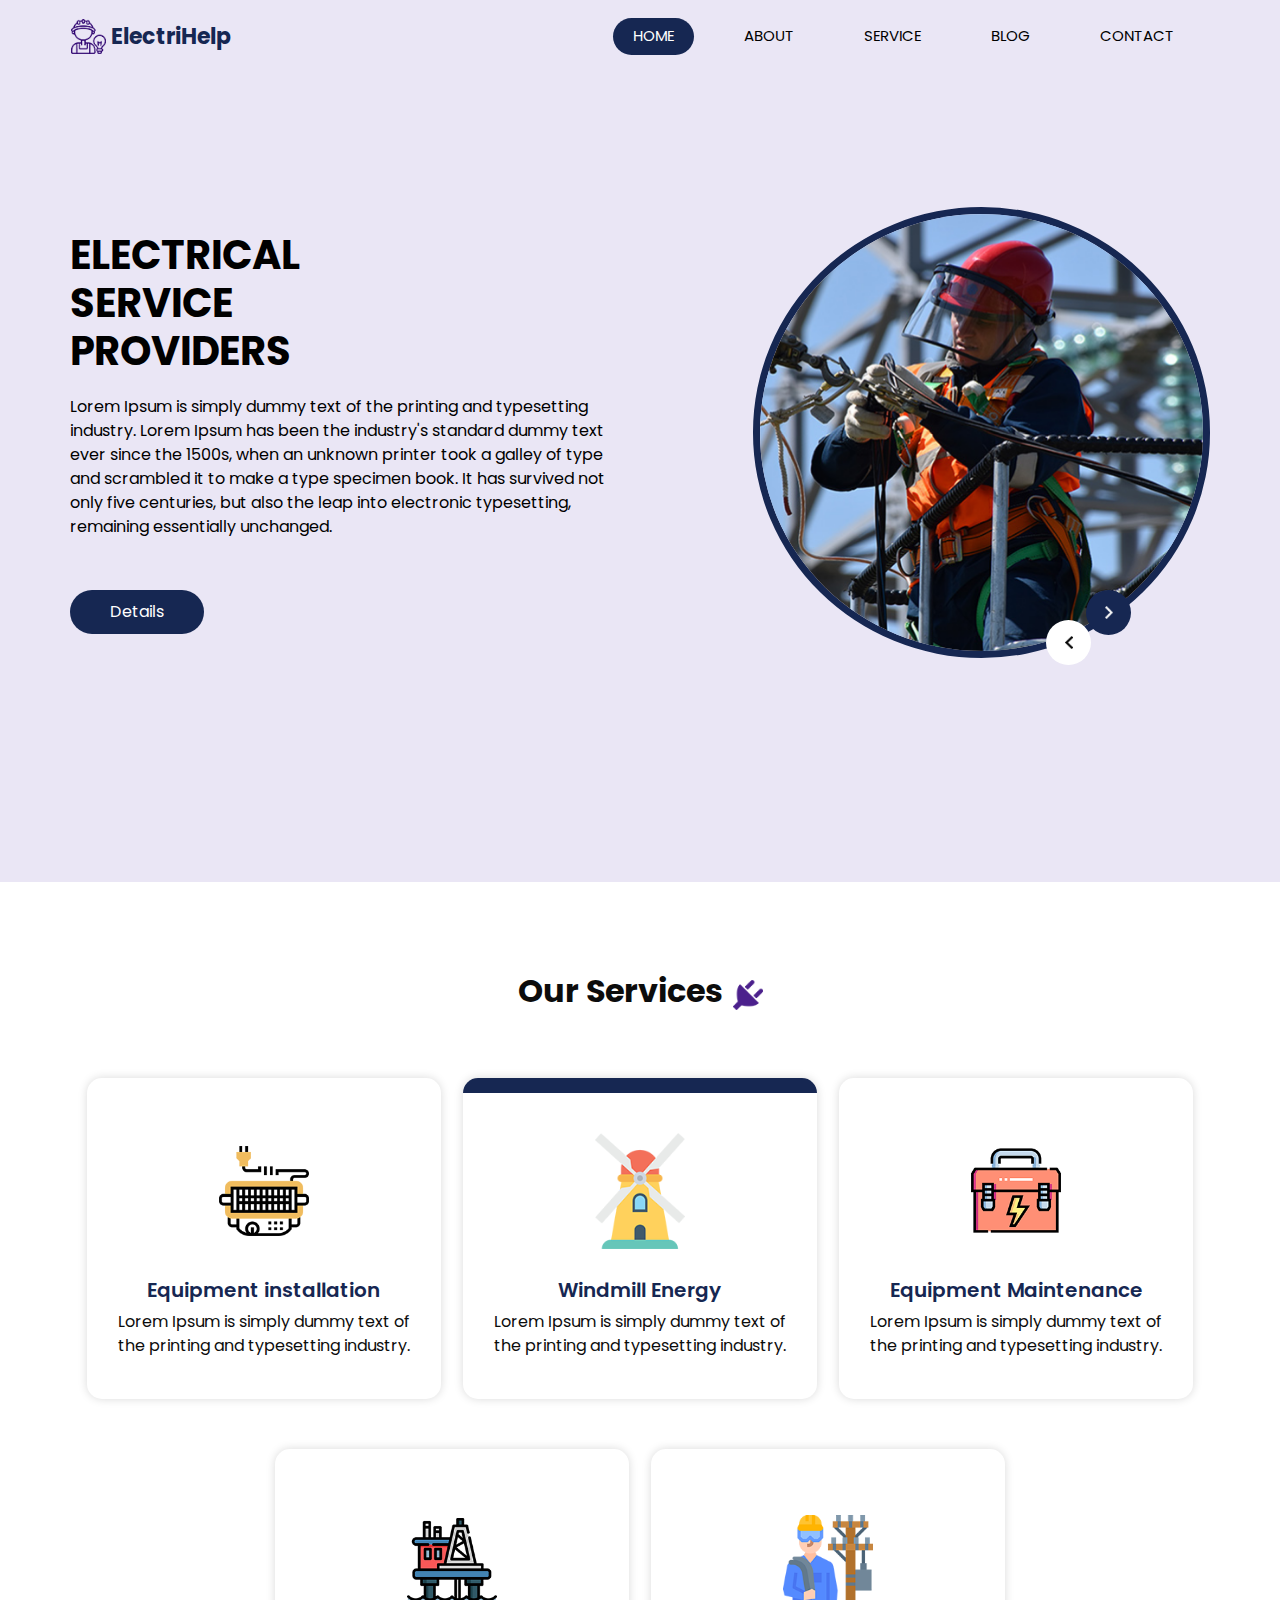
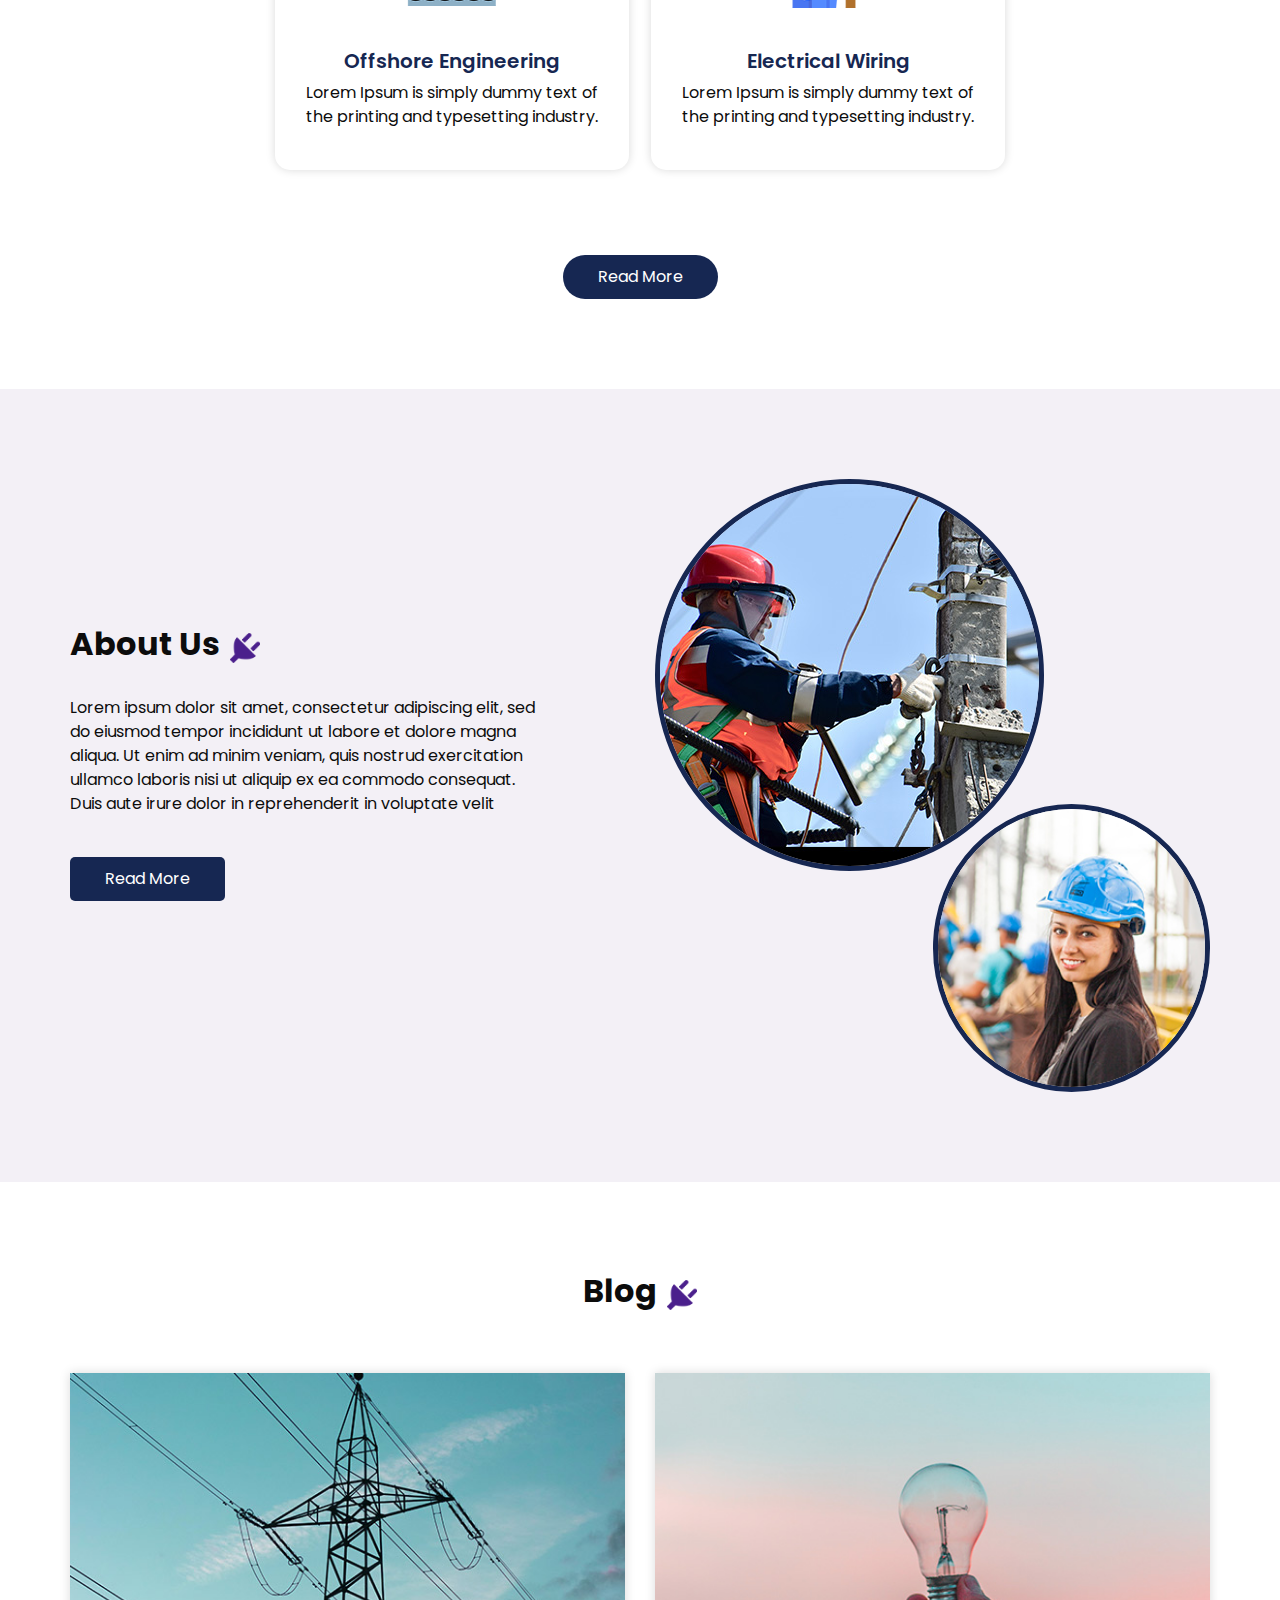
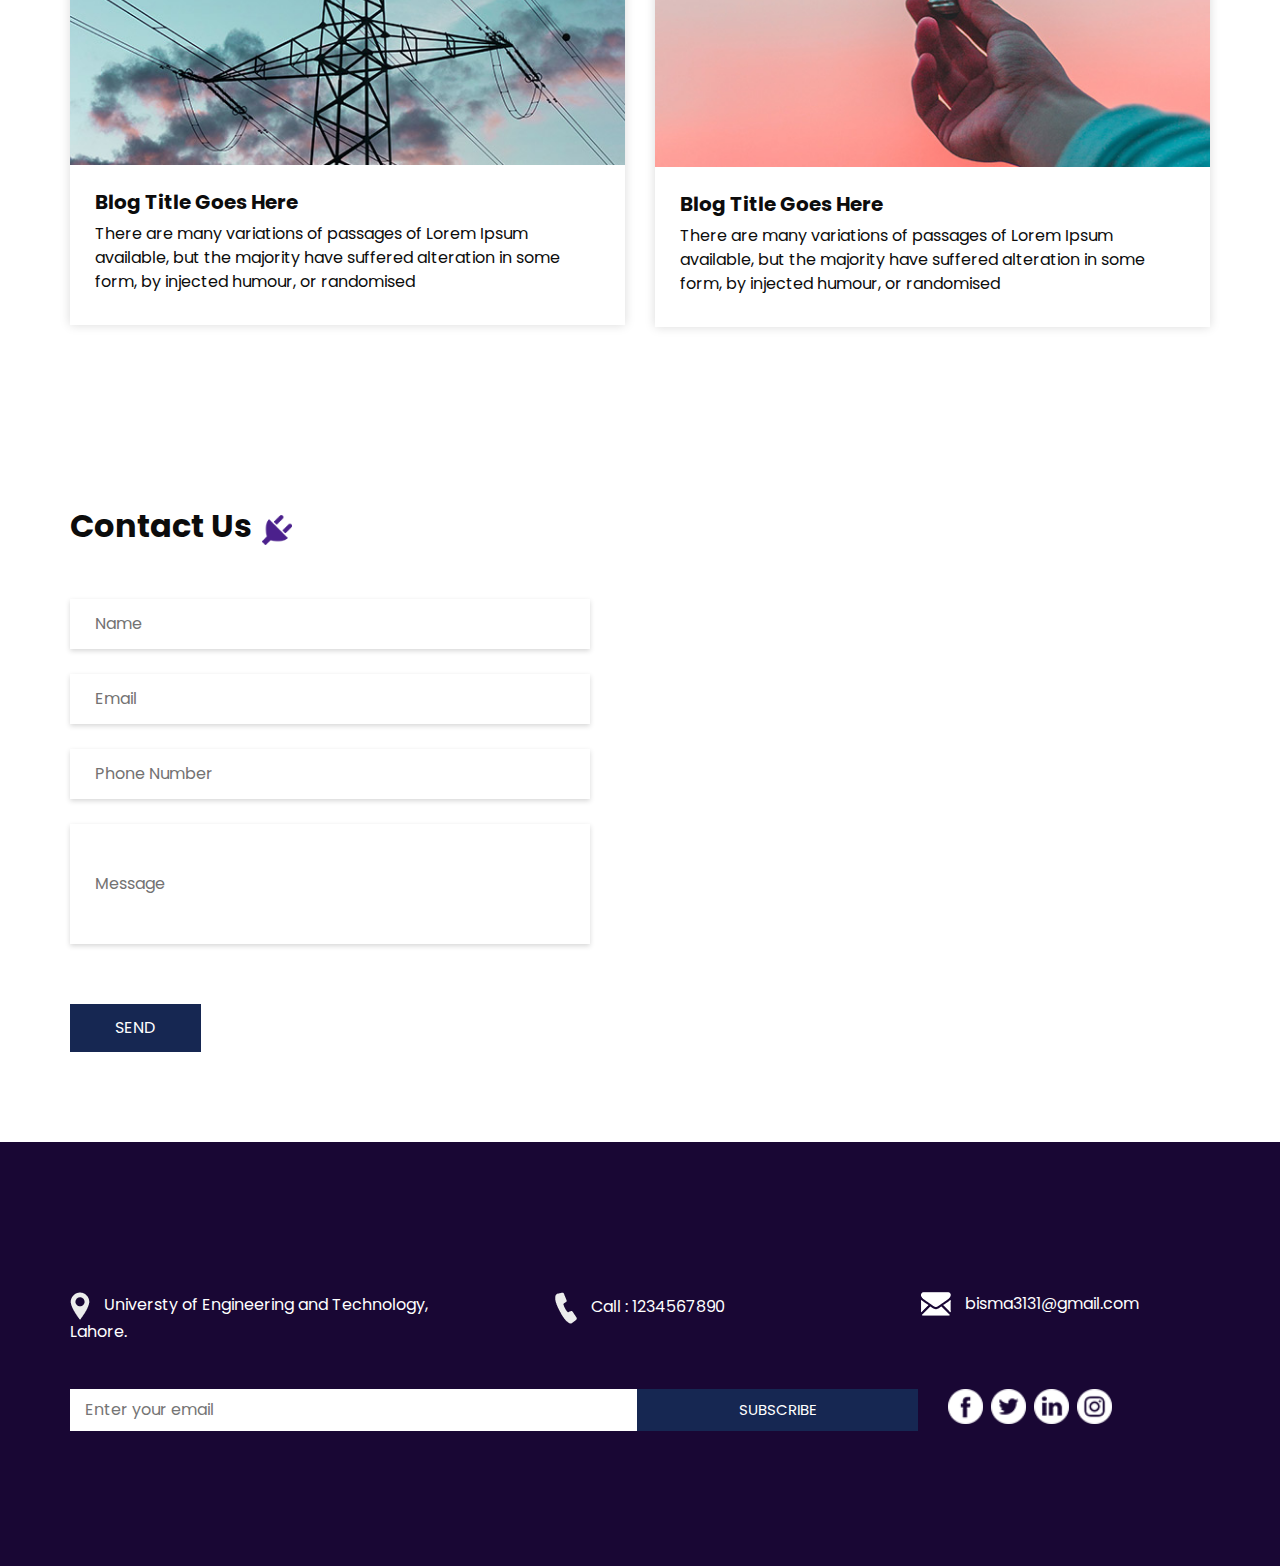
<file: index.html>
<!DOCTYPE html>
<html>

<head>
  <!-- Basic -->
  <meta charset="utf-8" />
  <meta http-equiv="X-UA-Compatible" content="IE=edge" />
  <!-- Mobile Metas -->
  <meta name="viewport" content="width=device-width, initial-scale=1, shrink-to-fit=no" />
  <!-- Site Metas -->
  <meta name="keywords" content="" />
  <meta name="description" content="" />
  <meta name="author" content="" />

  <title>ElectriHelp</title>

  <!-- slider stylesheet -->
  <link rel="stylesheet" type="text/css"
    href="https://cdnjs.cloudflare.com/ajax/libs/OwlCarousel2/2.1.3/assets/owl.carousel.min.css" />

  <!-- bootstrap core css -->
  <link rel="stylesheet" type="text/css" href="css/bootstrap.css" />

  <!-- fonts style -->
  <link href="https://fonts.googleapis.com/css?family=Poppins:400,600,700&display=swap" rel="stylesheet">
  <!-- Custom styles for this template -->
  <link href="css/style.css" rel="stylesheet" />
  <!-- responsive style -->
  <link href="css/responsive.css" rel="stylesheet" />
</head>

<body>

  <div class="hero_area">
    <!-- header section strats -->
    <header class="header_section">
      <div class="container">
        <nav class="navbar navbar-expand-lg custom_nav-container ">
          <a class="navbar-brand" href="index.html">
            <img src="images/logo.png" alt="logo">
            <span>
              ElectriHelp
            </span>
          </a>
          <button class="navbar-toggler" type="button" data-toggle="collapse" data-target="#navbarSupportedContent"
            aria-controls="navbarSupportedContent" aria-expanded="false" aria-label="Toggle navigation">
            <span class="s-1"> </span>
            <span class="s-2"> </span>
            <span class="s-3"> </span>
          </button>

          <div class="collapse navbar-collapse" id="navbarSupportedContent">
            <div class="d-flex ml-auto flex-column flex-lg-row align-items-center">
              <ul class="navbar-nav  ">
                <li class="nav-item active">
                  <a class="nav-link" href="index.html">Home <span class="sr-only">(current)</span></a>
                </li>
                <li class="nav-item">
                  <a class="nav-link" href="about.html"> About</a>
                </li>
                <li class="nav-item">
                  <a class="nav-link" href="service.html"> Service </a>
                </li>
                <li class="nav-item">
                  <a class="nav-link" href="blog.html"> Blog </a>
                </li>
                <li class="nav-item">
                  <a class="nav-link" href="contact.html">Contact </a>
                </li>
              </ul>
            </div>
          </div>
        </nav>
      </div>
    </header>
    <!-- end header section -->

    <!-- slider section -->
    <section class=" slider_section ">
      <div class="container">
        <div class="row">
          <div class="col-md-6 ">
            <div class="detail_box">
              <h1>
                Electrical <br>
                Service <br>
                Providers
              </h1>
              <p>
                Lorem Ipsum is simply dummy text of the printing and typesetting industry. Lorem Ipsum has been the
                industry's standard dummy text ever since the 1500s, when an unknown printer took a galley of type and
                scrambled it to make a type specimen book. It has survived not only five centuries, but also the leap
                into electronic typesetting, remaining essentially unchanged.
              </p>
              <a href="" class="">
                Details
            </div>
          </div>
          <div class="col-lg-5 col-md-6 offset-lg-1">
            <div class="img_content">
              <div class="img_container">
                <div id="carouselExampleControls" class="carousel slide" data-ride="carousel">
                  <div class="carousel-inner">
                    <div class="carousel-item active">
                      <div class="img-box">
                        <img src="images/slider-img.jpg" alt="">
                      </div>
                    </div>
                    <div class="carousel-item">
                      <div class="img-box">
                        <img src="images/slider-img.jpg" alt="">
                      </div>
                    </div>
                    <div class="carousel-item">
                      <div class="img-box">
                        <img src="images/slider-img.jpg" alt="">
                      </div>
                    </div>
                  </div>
                </div>
              </div>
              <a class="carousel-control-prev" href="#carouselExampleControls" role="button" data-slide="prev">
                <span class="sr-only">Previous</span>
              </a>
              <a class="carousel-control-next" href="#carouselExampleControls" role="button" data-slide="next">
                <span class="sr-only">Next</span>
              </a>
            </div>

          </div>
        </div>
      </div>
    </section>
    <!-- end slider section -->
  </div>


  <!-- service section -->
  <section class="service_section layout_padding">
    <div class="container">
      <div class="heading_container">
        <h2>
          Our Services
        </h2>
        <img src="images/plug.png" alt="plug">
      </div>

      <div class="service_container">
        <div class="box scale-on-hover">
          <div class="img-box">
            <img src="images/s1.png" class="img1" alt="Equipment">
          </div>
          <div class="detail-box">
            <h5>
              Equipment installation
            </h5>
            <p>
              Lorem Ipsum is simply dummy text of the printing and typesetting industry.
            </p>
          </div>
        </div>
        <div class="box active scale-on-hover">
          <div class="img-box">
            <img src="images/s2.png" class="img1" alt="Windmill">
          </div>
          <div class="detail-box">
            <h5>
              Windmill Energy
            </h5>
            <p>
              Lorem Ipsum is simply dummy text of the printing and typesetting industry.
            </p>
          </div>
        </div>
        <div class="box scale-on-hover">
          <div class="img-box">
            <img src="images/s3.png" class="img1" alt="Tool box">
          </div>
          <div class="detail-box">
            <h5>
              Equipment Maintenance
            </h5>
            <p>
              Lorem Ipsum is simply dummy text of the printing and typesetting industry.
            </p>
          </div>
        </div>
        <div class="box scale-on-hover">
          <div class="img-box">
            <img src="images/s4.png" class="img1" alt="Factory">
          </div>
          <div class="detail-box">
            <h5>
              Offshore Engineering
            </h5>
            <p>
              Lorem Ipsum is simply dummy text of the printing and typesetting industry.
            </p>
          </div>
        </div>
        <div class="box scale-on-hover">
          <div class="img-box">
            <img src="images/s5.png" class="img1" alt="Engineer">
          </div>
          <div class="detail-box">
            <h5>
              Electrical Wiring
            </h5>
            <p>
              Lorem Ipsum is simply dummy text of the printing and typesetting industry.
            </p>
          </div>
        </div>
      </div>
      <div class="btn-box">
        <a href="">
          Read More
        </a>
      </div>
    </div>
  </section>
  <!-- end service section -->

  <!-- about section -->
  <section class="about_section layout_padding">
    <div class="container">
      <div class="row">
        <div class="col-md-6">
          <div class="detail-box">
            <div class="heading_container">
              <h2>
                About Us
              </h2>
              <img src="images/plug.png" alt="plug">
            </div>
            <p>
              Lorem ipsum dolor sit amet, consectetur adipiscing elit, sed do
              eiusmod tempor incididunt ut labore et dolore magna aliqua. Ut
              enim ad minim veniam, quis nostrud exercitation ullamco laboris
              nisi ut aliquip ex ea commodo consequat. Duis aute irure dolor
              in reprehenderit in voluptate velit
            </p>
            <a href="">
              Read More
            </a>
          </div>
        </div>
        <div class="col-md-6">
          <div class="img_container">
            <div class="img-box b1">
              <img src="images/about-img1.jpg" alt="Engineer" />
            </div>
            <div class="img-box b2">
              <img src="images/about-img2.jpg" alt="Engineer" />
            </div>
          </div>

        </div>

      </div>
    </div>
  </section>

  <!-- end about section -->




  <!-- blog section -->

  <section class="blog_section layout_padding">
    <div class="container">
      <div class="heading_container">
        <h2>
          Blog
        </h2>
        <img src="images/plug.png" alt="plug">
      </div>
      <div class="row">
        <div class="col-md-6">
          <div class="box scale-on-hover">
            <div class="img-box">
              <img src="images/blog1.jpg" alt="Tower">
            </div>
            <div class="detail-box">
              <h5>
                Blog Title Goes Here
              </h5>
              <p>
                There are many variations of passages of Lorem Ipsum available, but the majority have suffered
                alteration in some form, by injected humour, or randomised
              </p>
            </div>
          </div>
        </div>
        <div class="col-md-6">
          <div class="box scale-on-hover">
            <div class="img-box">
              <img src="images/blog2.jpg" alt="bulb">
            </div>
            <div class="detail-box">
              <h5>
                Blog Title Goes Here
              </h5>
              <p>
                There are many variations of passages of Lorem Ipsum available, but the majority have suffered
                alteration in some form, by injected humour, or randomised
              </p>
            </div>
          </div>
        </div>
      </div>
    </div>
  </section>

  <!-- end blog section -->



  <!-- contact section -->

  <section class="contact_section layout_padding">
    <div class="container ">
      <div class="heading_container">
        <h2>
          Contact Us
        </h2>
        <img src="images/plug.png" alt="plug">
      </div>
    </div>
    <div class="container">
      <div class="row">
        <div class="col-md-6">
          <form action="">
            <div>
              <input type="text" placeholder="Name" />
            </div>
            <div>
              <input type="email" placeholder="Email" />
            </div>
            <div>
              <input type="text" placeholder="Phone Number" />
            </div>
            <div>
              <input type="text" class="message-box" placeholder="Message" />
            </div>
            <div class="d-flex ">
              <button>
                SEND
              </button>
            </div>
          </form>
        </div>
        <div class="col-md-6">
          <div class="map_container">
            <div class="map-responsive">
              <iframe
                src="https://www.google.com/maps/embed/v1/place?key=AIzaSyA0s1a7phLN0iaD6-UE7m4qP-z21pH0eSc&q=Eiffel+Tower+Paris+France"
                width="600" height="300" frameborder="0" style="border:0; width: 100%; height:100%"
                allowfullscreen></iframe>
            </div>
          </div>
        </div>
      </div>
    </div>
  </section>

  <!-- end contact section -->


  <!-- info section -->

  <section class="info_section layout_padding">
    <div class="container">
      <div class="info_contact">
        <div class="row">
          <div class="col-md-4">
            <a href="">
              <img src="images/location-white.png" alt="location">
              <span>
                Universty of Engineering and Technology, Lahore.
              </span>
            </a>
          </div>
          <div class="col-md-4">
            <a href="">
              <img src="images/telephone-white.png" alt="telephone">
              <span>
                Call : 1234567890
              </span>
            </a>
          </div>
          <div class="col-md-4">
            <a href="">
              <img src="images/envelope-white.png" alt="email">
              <span>
                bisma3131@gmail.com
              </span>
            </a>
          </div>
        </div>
      </div>
      <div class="row">
        <div class="col-md-8 col-lg-9">
          <div class="info_form">
            <form action="">
              <input type="text" placeholder="Enter your email">
              <button>
                subscribe
              </button>
            </form>
          </div>
        </div>
        <div class="col-md-4 col-lg-3">
          <div class="info_social">
            <div>
              <a href="">
                <img src="images/fb.png" alt="facebook">
              </a>
            </div>
            <div>
              <a href="">
                <img src="images/twitter.png" alt="twitter">
              </a>
            </div>
            <div>
              <a href="">
                <img src="images/linkedin.png" alt="linkedin">
              </a>
            </div>
            <div>
              <a href="">
                <img src="images/instagram.png" alt="instagram">
              </a>
            </div>
          </div>
        </div>
      </div>

    </div>
  </section>

  <!-- end info section -->




  <script src="js/jquery-3.4.1.min.js"></script>
  <script src="js/bootstrap.js"></script>

</body>

</html>
</file>
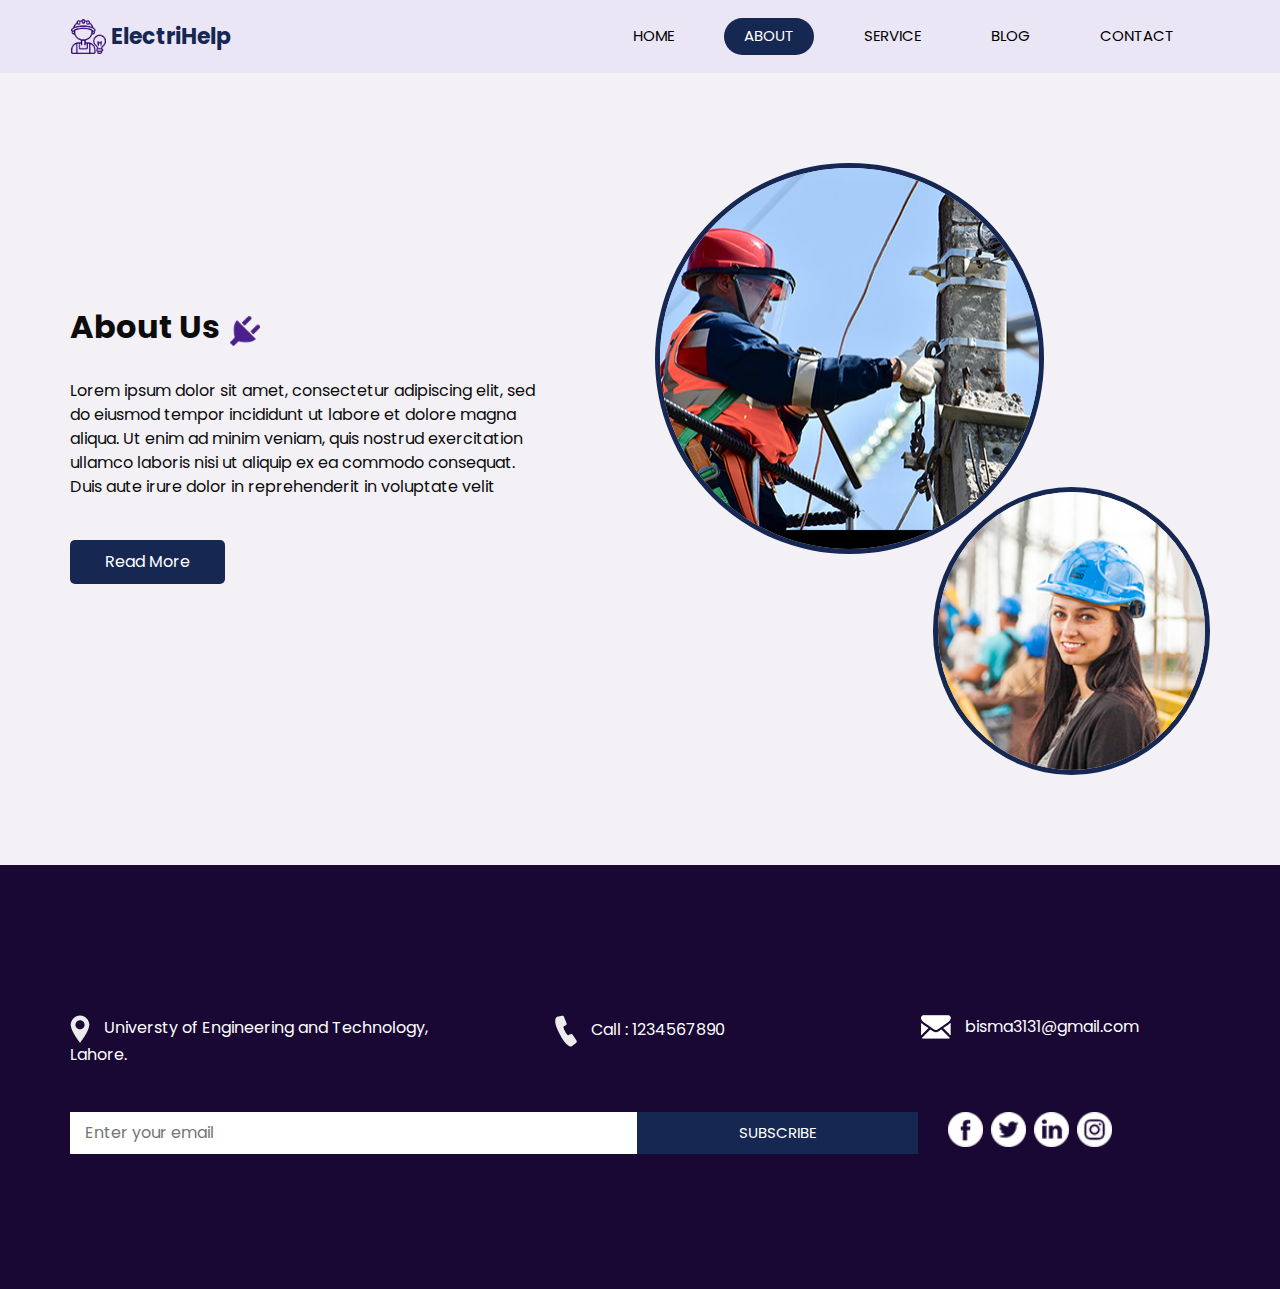
<file: about.html>
<!DOCTYPE html>
<html>

<head>
  <!-- Basic -->
  <meta charset="utf-8" />
  <meta http-equiv="X-UA-Compatible" content="IE=edge" />
  <!-- Mobile Metas -->
  <meta name="viewport" content="width=device-width, initial-scale=1, shrink-to-fit=no" />
  <!-- Site Metas -->
  <meta name="keywords" content="" />
  <meta name="description" content="" />
  <meta name="author" content="" />

  <title>ElectriHelp</title>

  <!-- slider stylesheet -->
  <link rel="stylesheet" type="text/css"
    href="https://cdnjs.cloudflare.com/ajax/libs/OwlCarousel2/2.1.3/assets/owl.carousel.min.css" />

  <!-- bootstrap core css -->
  <link rel="stylesheet" type="text/css" href="css/bootstrap.css" />

  <!-- fonts style -->
  <link href="https://fonts.googleapis.com/css?family=Poppins:400,600,700&display=swap" rel="stylesheet">
  <!-- Custom styles for this template -->
  <link href="css/style.css" rel="stylesheet" />
  <!-- responsive style -->
  <link href="css/responsive.css" rel="stylesheet" />
</head>

<body class="sub_page">

  <div class="hero_area">
    <!-- header section strats -->
    <header class="header_section">
      <div class="container">
        <nav class="navbar navbar-expand-lg custom_nav-container ">
          <a class="navbar-brand" href="index.html">
            <img src="images/logo.png" alt="logo">
            <span>
              ElectriHelp
            </span>
          </a>
          <button class="navbar-toggler" type="button" data-toggle="collapse" data-target="#navbarSupportedContent"
            aria-controls="navbarSupportedContent" aria-expanded="false" aria-label="Toggle navigation">
            <span class="s-1"> </span>
            <span class="s-2"> </span>
            <span class="s-3"> </span>
          </button>

          <div class="collapse navbar-collapse" id="navbarSupportedContent">
            <div class="d-flex ml-auto flex-column flex-lg-row align-items-center">
              <ul class="navbar-nav  ">
                <li class="nav-item ">
                  <a class="nav-link" href="index.html">Home <span class="sr-only">(current)</span></a>
                </li>
                <li class="nav-item active">
                  <a class="nav-link" href="about.html"> About</a>
                </li>
                <li class="nav-item">
                  <a class="nav-link" href="service.html"> Service </a>
                </li>
                <li class="nav-item">
                  <a class="nav-link" href="blog.html"> Blog </a>
                </li>
                <li class="nav-item">
                  <a class="nav-link" href="contact.html">Contact </a>
                </li>
              </ul>
            </div>
          </div>
        </nav>
      </div>
    </header>
    <!-- end header section -->
  </div>



  <!-- about section -->
  <section class="about_section layout_padding">
    <div class="container">
      <div class="row">
        <div class="col-md-6">
          <div class="detail-box">
            <div class="heading_container">
              <h2>
                About Us
              </h2>
              <img src="images/plug.png" alt="plug">
            </div>
            <p>
              Lorem ipsum dolor sit amet, consectetur adipiscing elit, sed do
              eiusmod tempor incididunt ut labore et dolore magna aliqua. Ut
              enim ad minim veniam, quis nostrud exercitation ullamco laboris
              nisi ut aliquip ex ea commodo consequat. Duis aute irure dolor
              in reprehenderit in voluptate velit
            </p>
            <a href="">
              Read More
            </a>
          </div>
        </div>
        <div class="col-md-6">
          <div class="img_container">
            <div class="img-box b1">
              <img src="images/about-img1.jpg" alt="Engineer" />
            </div>
            <div class="img-box b2">
              <img src="images/about-img2.jpg" alt="Engineer" />
            </div>
          </div>

        </div>

      </div>
    </div>
  </section>

  <!-- end about section -->

  <!-- info section -->

  <section class="info_section layout_padding">
    <div class="container">
      <div class="info_contact">
        <div class="row">
          <div class="col-md-4">
            <a href="">
              <img src="images/location-white.png" alt="location">
              <span>
                Universty of Engineering and Technology, Lahore.
              </span>
            </a>
          </div>
          <div class="col-md-4">
            <a href="">
              <img src="images/telephone-white.png" alt="telephone">
              <span>
                Call : 1234567890
              </span>
            </a>
          </div>
          <div class="col-md-4">
            <a href="">
              <img src="images/envelope-white.png" alt="" envelope>
              <span>
                bisma3131@gmail.com
              </span>
            </a>
          </div>
        </div>
      </div>
      <div class="row">
        <div class="col-md-8 col-lg-9">
          <div class="info_form">
            <form action="">
              <input type="text" placeholder="Enter your email">
              <button>
                subscribe
              </button>
            </form>
          </div>
        </div>
        <div class="col-md-4 col-lg-3">
          <div class="info_social">
            <div>
              <a href="">
                <img src="images/fb.png" alt="facebook">
              </a>
            </div>
            <div>
              <a href="">
                <img src="images/twitter.png" alt="twitter">
              </a>
            </div>
            <div>
              <a href="">
                <img src="images/linkedin.png" alt="linkedin">
              </a>
            </div>
            <div>
              <a href="">
                <img src="images/instagram.png" alt="instagram">
              </a>
            </div>
          </div>
        </div>
      </div>

    </div>
  </section>

  <!-- end info section -->



  <script src="js/jquery-3.4.1.min.js"></script>
  <script src="js/bootstrap.js"></script>

</body>

</html>
</file>
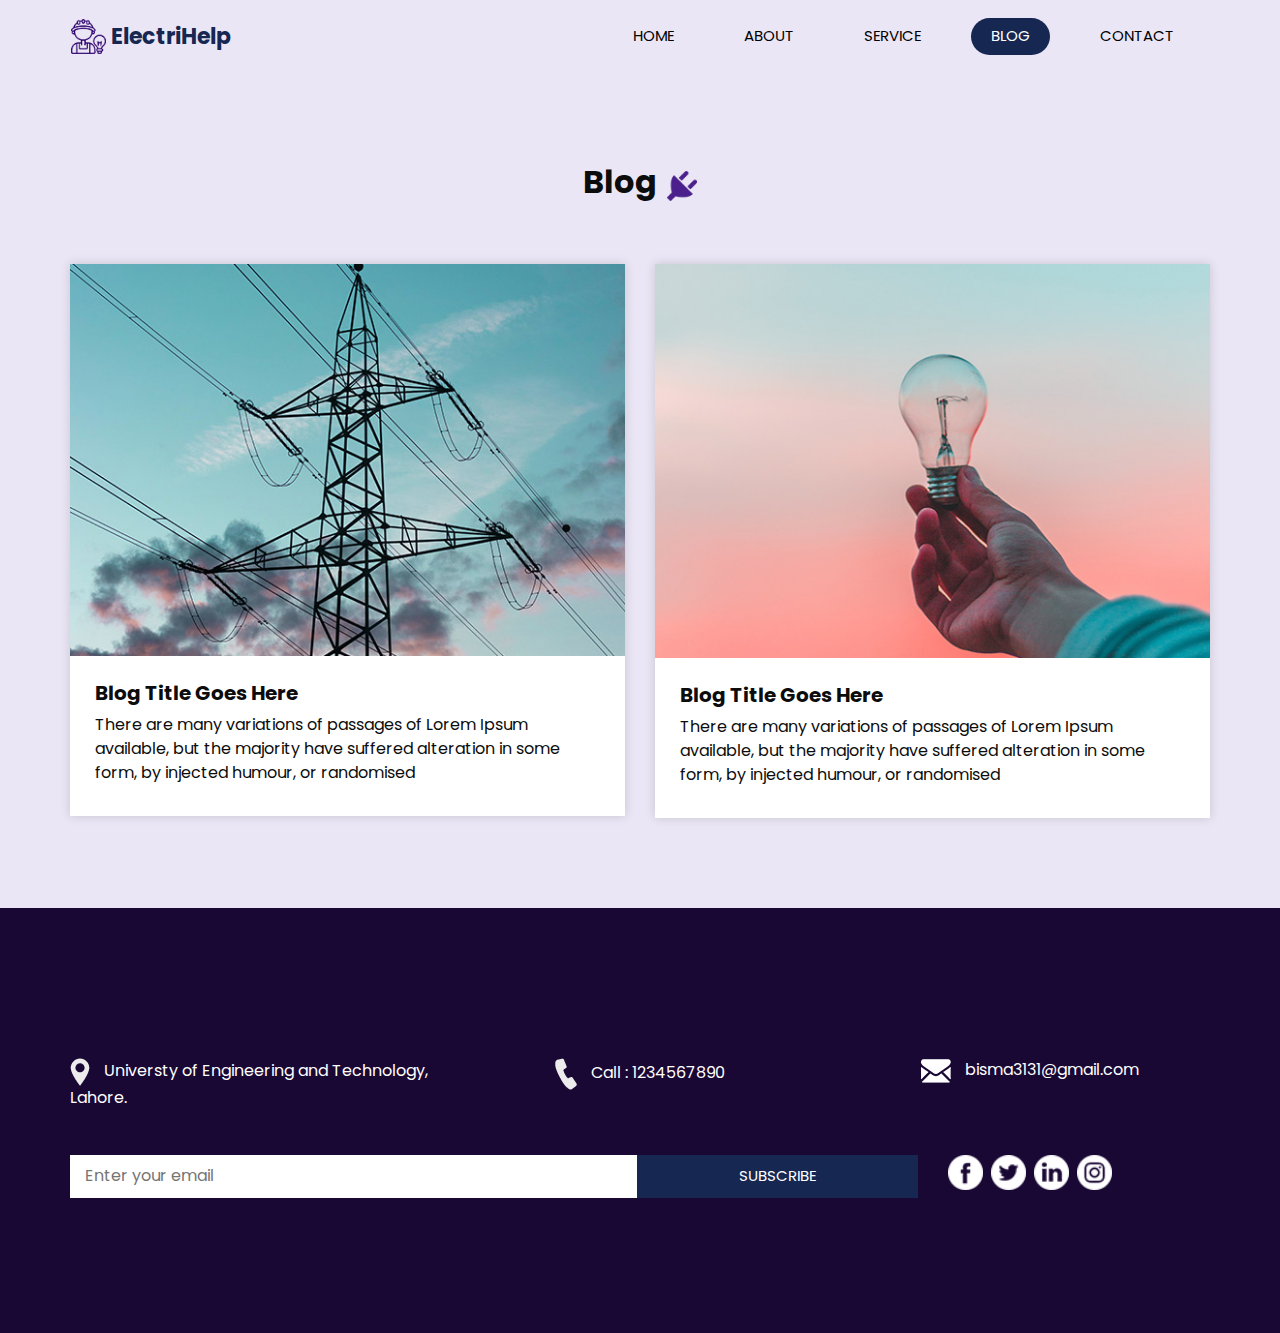
<file: blog.html>
<!DOCTYPE html>
<html>

<head>
  <!-- Basic -->
  <meta charset="utf-8" />
  <meta http-equiv="X-UA-Compatible" content="IE=edge" />
  <!-- Mobile Metas -->
  <meta name="viewport" content="width=device-width, initial-scale=1, shrink-to-fit=no" />
  <!-- Site Metas -->
  <meta name="keywords" content="" />
  <meta name="description" content="" />
  <meta name="author" content="" />

  <title>ElectriHelp</title>

  <!-- slider stylesheet -->
  <link rel="stylesheet" type="text/css"
    href="https://cdnjs.cloudflare.com/ajax/libs/OwlCarousel2/2.1.3/assets/owl.carousel.min.css" />

  <!-- bootstrap core css -->
  <link rel="stylesheet" type="text/css" href="css/bootstrap.css" />

  <!-- fonts style -->
  <link href="https://fonts.googleapis.com/css?family=Poppins:400,600,700&display=swap" rel="stylesheet">
  <!-- Custom styles for this template -->
  <link href="css/style.css" rel="stylesheet" />
  <!-- responsive style -->
  <link href="css/responsive.css" rel="stylesheet" />
</head>

<body class="sub_page">

  <div class="hero_area">
    <!-- header section strats -->
    <header class="header_section">
      <div class="container">
        <nav class="navbar navbar-expand-lg custom_nav-container ">
          <a class="navbar-brand" href="index.html">
            <img src="images/logo.png" alt="logo">
            <span>
              ElectriHelp
            </span>
          </a>
          <button class="navbar-toggler" type="button" data-toggle="collapse" data-target="#navbarSupportedContent"
            aria-controls="navbarSupportedContent" aria-expanded="false" aria-label="Toggle navigation">
            <span class="s-1"> </span>
            <span class="s-2"> </span>
            <span class="s-3"> </span>
          </button>

          <div class="collapse navbar-collapse" id="navbarSupportedContent">
            <div class="d-flex ml-auto flex-column flex-lg-row align-items-center">
              <ul class="navbar-nav  ">
                <li class="nav-item">
                  <a class="nav-link" href="index.html">Home <span class="sr-only">(current)</span></a>
                </li>
                <li class="nav-item">
                  <a class="nav-link" href="about.html"> About</a>
                </li>
                <li class="nav-item">
                  <a class="nav-link" href="service.html"> Service </a>
                </li>
                <li class="nav-item active">
                  <a class="nav-link" href="blog.html"> Blog </a>
                </li>
                <li class="nav-item">
                  <a class="nav-link" href="contact.html">Contact </a>
                </li>
              </ul>
            </div>
          </div>
        </nav>
      </div>
    </header>
    <!-- end header section -->



    <!-- blog section -->

    <section class="blog_section layout_padding">
      <div class="container">
        <div class="heading_container">
          <h2>
            Blog
          </h2>
          <img src="images/plug.png" alt="plug">
        </div>
        <div class="row">
          <div class="col-md-6">
            <div class="box scale-on-hover">
              <div class="img-box">
                <img src="images/blog1.jpg" alt="Tower">
              </div>
              <div class="detail-box">
                <h5>
                  Blog Title Goes Here
                </h5>
                <p>
                  There are many variations of passages of Lorem Ipsum available, but the majority have suffered
                  alteration in some form, by injected humour, or randomised
                </p>
              </div>
            </div>
          </div>
          <div class="col-md-6">
            <div class="box scale-on-hover">
              <div class="img-box">
                <img src="images/blog2.jpg" alt="bulb">
              </div>
              <div class="detail-box">
                <h5>
                  Blog Title Goes Here
                </h5>
                <p>
                  There are many variations of passages of Lorem Ipsum available, but the majority have suffered
                  alteration in some form, by injected humour, or randomised
                </p>
              </div>
            </div>
          </div>
        </div>
      </div>
    </section>

    <!-- end blog section -->







    <!-- info section -->

    <section class="info_section layout_padding">
      <div class="container">
        <div class="info_contact">
          <div class="row">
            <div class="col-md-4">
              <a href="">
                <img src="images/location-white.png" alt="location">
                <span>
                  Universty of Engineering and Technology, Lahore.
                </span>
              </a>
            </div>
            <div class="col-md-4">
              <a href="">
                <img src="images/telephone-white.png" alt="telephone">
                <span>
                  Call : 1234567890
                </span>
              </a>
            </div>
            <div class="col-md-4">
              <a href="">
                <img src="images/envelope-white.png" alt="email">
                <span>
                  bisma3131@gmail.com
                </span>
              </a>
            </div>
          </div>
        </div>
        <div class="row">
          <div class="col-md-8 col-lg-9">
            <div class="info_form">
              <form action="">
                <input type="text" placeholder="Enter your email">
                <button>
                  subscribe
                </button>
              </form>
            </div>
          </div>
          <div class="col-md-4 col-lg-3">
            <div class="info_social">
              <div>
                <a href="">
                  <img src="images/fb.png" alt="facebook">
                </a>
              </div>
              <div>
                <a href="">
                  <img src="images/twitter.png" alt="twitter">
                </a>
              </div>
              <div>
                <a href="">
                  <img src="images/linkedin.png" alt="linkedin">
                </a>
              </div>
              <div>
                <a href="">
                  <img src="images/instagram.png" alt="instagram">
                </a>
              </div>
            </div>
          </div>
        </div>

      </div>
    </section>

    <!-- end info section -->




    <script src="js/jquery-3.4.1.min.js"></script>
    <script src="js/bootstrap.js"></script>

</body>

</html>
</file>
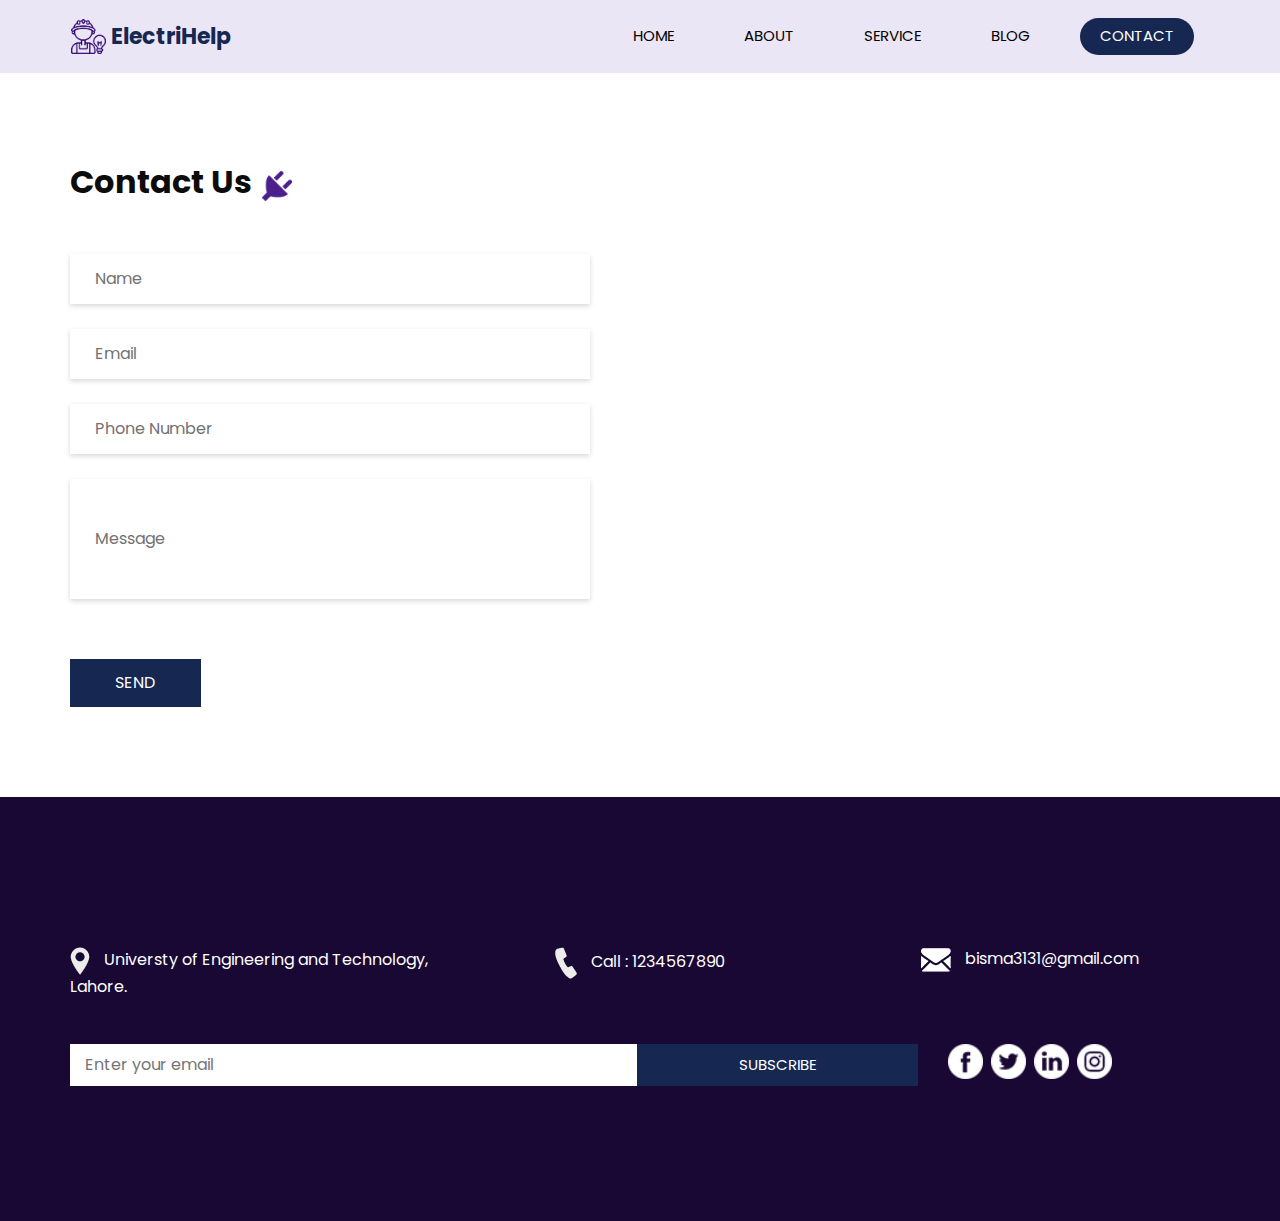
<file: contact.html>
<!DOCTYPE html>
<html>

<head>
  <!-- Basic -->
  <meta charset="utf-8" />
  <meta http-equiv="X-UA-Compatible" content="IE=edge" />
  <!-- Mobile Metas -->
  <meta name="viewport" content="width=device-width, initial-scale=1, shrink-to-fit=no" />
  <!-- Site Metas -->
  <meta name="keywords" content="" />
  <meta name="description" content="" />
  <meta name="author" content="" />

  <title>ElectriHelp</title>

  <!-- slider stylesheet -->
  <link rel="stylesheet" type="text/css"
    href="https://cdnjs.cloudflare.com/ajax/libs/OwlCarousel2/2.1.3/assets/owl.carousel.min.css" />

  <!-- bootstrap core css -->
  <link rel="stylesheet" type="text/css" href="css/bootstrap.css" />

  <!-- fonts style -->
  <link href="https://fonts.googleapis.com/css?family=Poppins:400,600,700&display=swap" rel="stylesheet">
  <!-- Custom styles for this template -->
  <link href="css/style.css" rel="stylesheet" />
  <!-- responsive style -->
  <link href="css/responsive.css" rel="stylesheet" />
</head>

<body class="sub_page">

  <div class="hero_area">
    <!-- header section strats -->
    <header class="header_section">
      <div class="container">
        <nav class="navbar navbar-expand-lg custom_nav-container ">
          <a class="navbar-brand" href="index.html">
            <img src="images/logo.png" alt="logo">
            <span>
              ElectriHelp
            </span>
          </a>
          <button class="navbar-toggler" type="button" data-toggle="collapse" data-target="#navbarSupportedContent"
            aria-controls="navbarSupportedContent" aria-expanded="false" aria-label="Toggle navigation">
            <span class="s-1"> </span>
            <span class="s-2"> </span>
            <span class="s-3"> </span>
          </button>

          <div class="collapse navbar-collapse" id="navbarSupportedContent">
            <div class="d-flex ml-auto flex-column flex-lg-row align-items-center">
              <ul class="navbar-nav  ">
                <li class="nav-item">
                  <a class="nav-link" href="index.html">Home <span class="sr-only">(current)</span></a>
                </li>
                <li class="nav-item">
                  <a class="nav-link" href="about.html"> About</a>
                </li>
                <li class="nav-item">
                  <a class="nav-link" href="service.html"> Service </a>
                </li>
                <li class="nav-item">
                  <a class="nav-link" href="blog.html"> Blog </a>
                </li>
                <li class="nav-item active">
                  <a class="nav-link" href="contact.html">Contact </a>
                </li>
              </ul>
            </div>
          </div>
        </nav>
      </div>
    </header>
    <!-- end header section -->
  </div>



  <!-- contact section -->

  <section class="contact_section layout_padding">
    <div class="container ">
      <div class="heading_container">
        <h2>
          Contact Us
        </h2>
        <img src="images/plug.png" alt="plug">
      </div>
    </div>
    <div class="container">
      <div class="row">
        <div class="col-md-6">
          <form action="">
            <div>
              <input type="text" placeholder="Name" />
            </div>
            <div>
              <input type="email" placeholder="Email" />
            </div>
            <div>
              <input type="text" placeholder="Phone Number" />
            </div>
            <div>
              <input type="text" class="message-box" placeholder="Message" />
            </div>
            <div class="d-flex ">
              <button>
                SEND
              </button>
            </div>
          </form>
        </div>
        <div class="col-md-6">
          <div class="map_container">
            <div class="map-responsive">
              <iframe
                src="https://www.google.com/maps/embed/v1/place?key=AIzaSyA0s1a7phLN0iaD6-UE7m4qP-z21pH0eSc&q=Eiffel+Tower+Paris+France"
                width="600" height="300" frameborder="0" style="border:0; width: 100%; height:100%"
                allowfullscreen></iframe>
            </div>
          </div>
        </div>
      </div>
    </div>
  </section>

  <!-- end contact section -->


  <!-- info section -->

  <section class="info_section layout_padding">
    <div class="container">
      <div class="info_contact">
        <div class="row">
          <div class="col-md-4">
            <a href="">
              <img src="images/location-white.png" alt="location">
              <span>
                Universty of Engineering and Technology, Lahore.
              </span>
            </a>
          </div>
          <div class="col-md-4">
            <a href="">
              <img src="images/telephone-white.png" alt="telephone">
              <span>
                Call : 1234567890
              </span>
            </a>
          </div>
          <div class="col-md-4">
            <a href="">
              <img src="images/envelope-white.png" alt="email">
              <span>
                bisma3131@gmail.com
              </span>
            </a>
          </div>
        </div>
      </div>
      <div class="row">
        <div class="col-md-8 col-lg-9">
          <div class="info_form">
            <form action="">
              <input type="text" placeholder="Enter your email">
              <button>
                subscribe
              </button>
            </form>
          </div>
        </div>
        <div class="col-md-4 col-lg-3">
          <div class="info_social">
            <div>
              <a href="">
                <img src="images/fb.png" alt="facebook">
              </a>
            </div>
            <div>
              <a href="">
                <img src="images/twitter.png" alt="twitter">
              </a>
            </div>
            <div>
              <a href="">
                <img src="images/linkedin.png" alt="linkedin">
              </a>
            </div>
            <div>
              <a href="">
                <img src="images/instagram.png" alt="instagram">
              </a>
            </div>
          </div>
        </div>
      </div>

    </div>
  </section>

  <!-- end info section -->



  <script src="js/jquery-3.4.1.min.js"></script>
  <script src="js/bootstrap.js"></script>

</body>

</html>
</file>
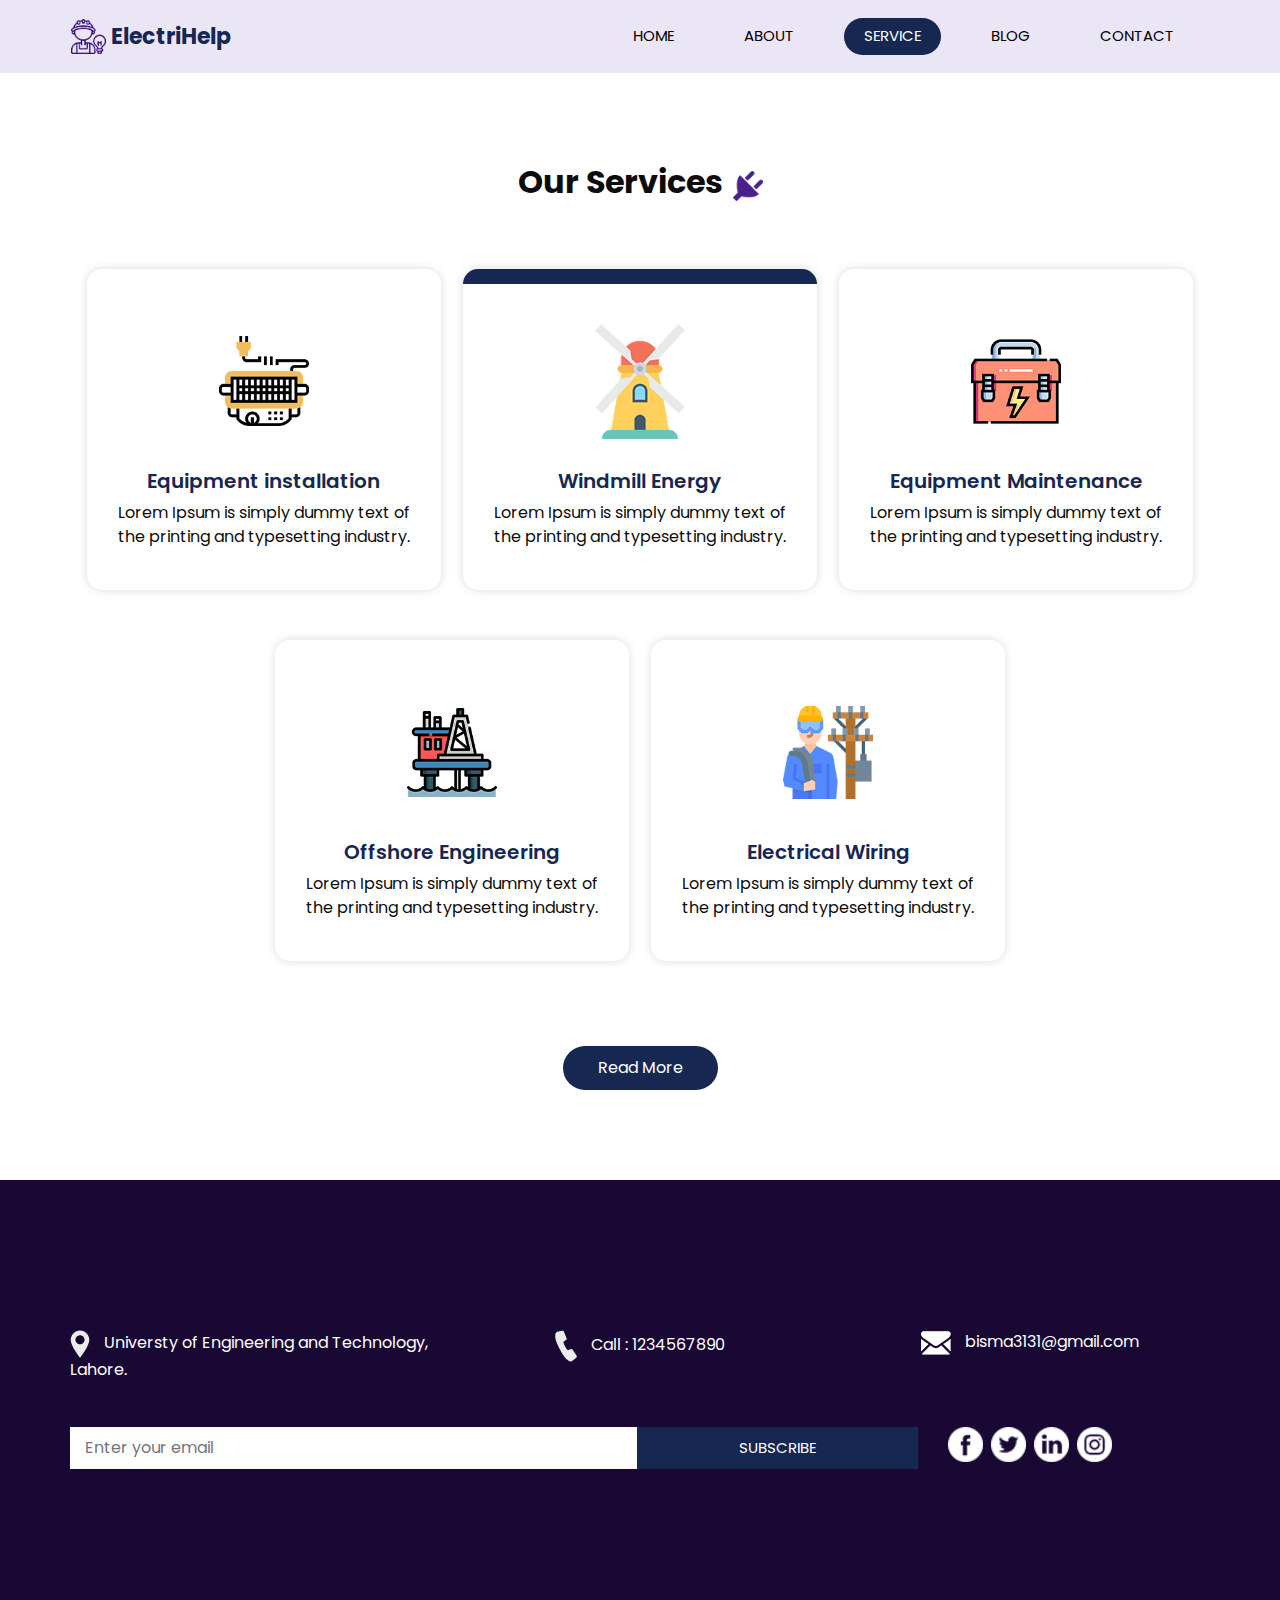
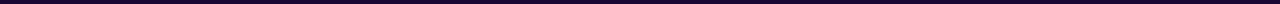
<file: service.html>
<!DOCTYPE html>
<html>

<head>
  <!-- Basic -->
  <meta charset="utf-8" />
  <meta http-equiv="X-UA-Compatible" content="IE=edge" />
  <!-- Mobile Metas -->
  <meta name="viewport" content="width=device-width, initial-scale=1, shrink-to-fit=no" />
  <!-- Site Metas -->
  <meta name="keywords" content="" />
  <meta name="description" content="" />
  <meta name="author" content="" />

  <title>ElectriHelp</title>

  <!-- slider stylesheet -->
  <link rel="stylesheet" type="text/css"
    href="https://cdnjs.cloudflare.com/ajax/libs/OwlCarousel2/2.1.3/assets/owl.carousel.min.css" />

  <!-- bootstrap core css -->
  <link rel="stylesheet" type="text/css" href="css/bootstrap.css" />

  <!-- fonts style -->
  <link href="https://fonts.googleapis.com/css?family=Poppins:400,600,700&display=swap" rel="stylesheet">
  <!-- Custom styles for this template -->
  <link href="css/style.css" rel="stylesheet" />
  <!-- responsive style -->
  <link href="css/responsive.css" rel="stylesheet" />
</head>

<body class="sub_page">

  <div class="hero_area">
    <!-- header section strats -->
    <header class="header_section">
      <div class="container">
        <nav class="navbar navbar-expand-lg custom_nav-container ">
          <a class="navbar-brand" href="index.html">
            <img src="images/logo.png" alt="logo">
            <span>
              ElectriHelp
            </span>
          </a>
          <button class="navbar-toggler" type="button" data-toggle="collapse" data-target="#navbarSupportedContent"
            aria-controls="navbarSupportedContent" aria-expanded="false" aria-label="Toggle navigation">
            <span class="s-1"> </span>
            <span class="s-2"> </span>
            <span class="s-3"> </span>
          </button>

          <div class="collapse navbar-collapse" id="navbarSupportedContent">
            <div class="d-flex ml-auto flex-column flex-lg-row align-items-center">
              <ul class="navbar-nav  ">
                <li class="nav-item">
                  <a class="nav-link" href="index.html">Home <span class="sr-only">(current)</span></a>
                </li>
                <li class="nav-item">
                  <a class="nav-link" href="about.html"> About</a>
                </li>
                <li class="nav-item active">
                  <a class="nav-link" href="service.html"> Service </a>
                </li>
                <li class="nav-item">
                  <a class="nav-link" href="blog.html"> Blog </a>
                </li>
                <li class="nav-item">
                  <a class="nav-link" href="contact.html">Contact </a>
                </li>
              </ul>
            </div>
          </div>
        </nav>
      </div>
    </header>
    <!-- end header section -->
  </div>


  <!-- service section -->
  <section class="service_section layout_padding">
    <div class="container">
      <div class="heading_container">
        <h2>
          Our Services
        </h2>
        <img src="images/plug.png" alt="plug">
      </div>

      <div class="service_container">
        <div class="box scale-on-hover">
          <div class="img-box">
            <img src="images/s1.png" class="img1" alt="Equipment">
          </div>
          <div class="detail-box">
            <h5>
              Equipment installation
            </h5>
            <p>
              Lorem Ipsum is simply dummy text of the printing and typesetting industry.
            </p>
          </div>
        </div>
        <div class="box active scale-on-hover">
          <div class="img-box">
            <img src="images/s2.png" class="img1" alt="Windmill">
          </div>
          <div class="detail-box">
            <h5>
              Windmill Energy
            </h5>
            <p>
              Lorem Ipsum is simply dummy text of the printing and typesetting industry.
            </p>
          </div>
        </div>
        <div class="box scale-on-hover">
          <div class="img-box">
            <img src="images/s3.png" class="img1" alt="Tool box">
          </div>
          <div class="detail-box">
            <h5>
              Equipment Maintenance
            </h5>
            <p>
              Lorem Ipsum is simply dummy text of the printing and typesetting industry.
            </p>
          </div>
        </div>
        <div class="box scale-on-hover">
          <div class="img-box">
            <img src="images/s4.png" class="img1" alt="Factory">
          </div>
          <div class="detail-box">
            <h5>
              Offshore Engineering
            </h5>
            <p>
              Lorem Ipsum is simply dummy text of the printing and typesetting industry.
            </p>
          </div>
        </div>
        <div class="box scale-on-hover">
          <div class="img-box">
            <img src="images/s5.png" class="img1" alt="Engineer">
          </div>
          <div class="detail-box">
            <h5>
              Electrical Wiring
            </h5>
            <p>
              Lorem Ipsum is simply dummy text of the printing and typesetting industry.
            </p>
          </div>
        </div>
      </div>
      <div class="btn-box">
        <a href="">
          Read More
        </a>
      </div>
    </div>
  </section>
  <!-- end service section -->


  <!-- info section -->

  <section class="info_section layout_padding">
    <div class="container">
      <div class="info_contact">
        <div class="row">
          <div class="col-md-4">
            <a href="">
              <img src="images/location-white.png" alt="location">
              <span>
                Universty of Engineering and Technology, Lahore.
              </span>
            </a>
          </div>
          <div class="col-md-4">
            <a href="">
              <img src="images/telephone-white.png" alt="telephone">
              <span>
                Call : 1234567890
              </span>
            </a>
          </div>
          <div class="col-md-4">
            <a href="">
              <img src="images/envelope-white.png" alt="email">
              <span>
                bisma3131@gmail.com
              </span>
            </a>
          </div>
        </div>
      </div>
      <div class="row">
        <div class="col-md-8 col-lg-9">
          <div class="info_form">
            <form action="">
              <input type="text" placeholder="Enter your email">
              <button>
                subscribe
              </button>
            </form>
          </div>
        </div>
        <div class="col-md-4 col-lg-3">
          <div class="info_social">
            <div>
              <a href="">
                <img src="images/fb.png" alt="facebook">
              </a>
            </div>
            <div>
              <a href="">
                <img src="images/twitter.png" alt="twitter">
              </a>
            </div>
            <div>
              <a href="">
                <img src="images/linkedin.png" alt="linkedin">
              </a>
            </div>
            <div>
              <a href="">
                <img src="images/instagram.png" alt="instagram">
              </a>
            </div>
          </div>
        </div>
      </div>

    </div>
  </section>

  <!-- end info section -->




  <script src="js/jquery-3.4.1.min.js"></script>
  <script src="js/bootstrap.js"></script>


</body>

</html>
</file>
<file: css/style.css>
body {
  font-family: "Poppins", sans-serif;
  color: #0c0c0c;
  background-color: #ffffff;
}

.layout_padding {
  padding-top: 90px;
  padding-bottom: 90px;
}

.layout_padding2 {
  padding-top: 45px;
  padding-bottom: 45px;
}

.layout_padding2-top {
  padding-top: 45px;
}

.layout_padding2-bottom {
  padding-bottom: 45px;
}

.layout_padding-top {
  padding-top: 90px;
}

.layout_padding-bottom {
  padding-bottom: 90px;
}

.heading_container {
  display: -webkit-box;
  display: -ms-flexbox;
  display: flex;
  -webkit-box-pack: start;
  -ms-flex-pack: start;
  justify-content: flex-start;
  -webkit-box-align: center;
  -ms-flex-align: center;
  align-items: center;
  text-align: center;
}

.heading_container h2 {
  position: relative;
  font-weight: bold;
  margin-right: 10px;
}

.heading_container img {
  width: 30px;
}

/*header section*/
.hero_area {
  height: 98vh;
  position: relative;
  display: -webkit-box;
  display: -ms-flexbox;
  display: flex;
  -webkit-box-orient: vertical;
  -webkit-box-direction: normal;
  -ms-flex-direction: column;
  flex-direction: column;
  background-color: #eae6f5;
}

.sub_page .hero_area {
  height: auto;
}

.header_section .container {
  padding: 0;
}

.header_section .nav_container {
  margin: 0 auto;
}

.custom_nav-container .navbar-nav .nav-item .nav-link {
  padding: 7px 20px;
  margin: 10px 15px;
  color: #000000;
  text-align: center;
  border-radius: 35px;
  text-transform: uppercase;
  font-size: 15px;
}

.custom_nav-container .navbar-nav .nav-item.active .nav-link,
.custom_nav-container .navbar-nav .nav-item:hover .nav-link {
  background-color: #162752;
  color: #ffffff;
}

a,
a:hover,
a:focus {
  text-decoration: none;
}

a:hover,
a:focus {
  color: initial;
}

.btn,
.btn:focus {
  outline: none !important;
  -webkit-box-shadow: none;
  box-shadow: none;
}

.custom_nav-container .nav_search-btn {
  background-image: url(../images/search-icon.png);
  background-size: 22px;
  background-repeat: no-repeat;
  background-position-y: 7px;
  width: 35px;
  height: 35px;
  padding: 0;
  border: none;
}

.navbar-brand {
  display: -webkit-box;
  display: -ms-flexbox;
  display: flex;
  -webkit-box-align: center;
  -ms-flex-align: center;
  align-items: center;
}

.navbar-brand img {
  margin-right: 5px;
  width: 35px;
}

.navbar-brand span {
  font-size: 22px;
  font-weight: 700;
  color: #162752;
}

.custom_nav-container {
  z-index: 99999;
}

.navbar-expand-lg .navbar-collapse {
  -webkit-box-align: end;
  -ms-flex-align: end;
  align-items: flex-end;
}

.custom_nav-container .navbar-toggler {
  outline: none;
}

.custom_nav-container .navbar-toggler {
  padding: 0;
  width: 37px;
  height: 42px;
}

.custom_nav-container .navbar-toggler span {
  display: block;
  width: 35px;
  height: 4px;
  background-color: #162752;
  margin: 7px 0;
  -webkit-transition: all .3s;
  transition: all .3s;
}

.custom_nav-container .navbar-toggler[aria-expanded="true"] .s-1 {
  -webkit-transform: rotate(45deg);
  transform: rotate(45deg);
  margin: 0;
  margin-bottom: -4px;
}

.custom_nav-container .navbar-toggler[aria-expanded="true"] .s-2 {
  display: none;
}

.custom_nav-container .navbar-toggler[aria-expanded="true"] .s-3 {
  -webkit-transform: rotate(-45deg);
  transform: rotate(-45deg);
  margin: 0;
  margin-top: -4px;
}

.custom_nav-container .navbar-toggler[aria-expanded="false"] .s-1,
.custom_nav-container .navbar-toggler[aria-expanded="false"] .s-2,
.custom_nav-container .navbar-toggler[aria-expanded="false"] .s-3 {
  -webkit-transform: none;
  transform: none;
}

/*end header section*/
/* slider section */
.slider_section {
  -webkit-box-flex: 1;
  -ms-flex: 1;
  flex: 1;
  display: -webkit-box;
  display: -ms-flexbox;
  display: flex;
  -webkit-box-align: center;
  -ms-flex-align: center;
  align-items: center;
  position: relative;
  z-index: 2;
  color: #3b3a3a;
  padding-bottom: 90px;
}

.slider_section .row {
  -webkit-box-align: center;
  -ms-flex-align: center;
  align-items: center;
}

.slider_section .detail_box {
  color: #000000;
}

.slider_section .detail_box h1 {
  text-transform: uppercase;
  font-weight: bold;
}

.slider_section .detail_box p {
  margin-top: 20px;
}

.slider_section .detail_box a {
  display: inline-block;
  padding: 10px 40px;
  background-color: #162752;
  color: #ffffff;
  border-radius: 35px;
  margin-top: 35px;
}

.slider_section .detail_box a:hover {
  background-color: #5625a1;
}

.slider_section .img_container {
  border: 7px solid #162752;
  border-radius: 100%;
  overflow: hidden;
}

.slider_section .img_container div#carouselExampleContarols {
  width: 100%;
  position: unset;
}

.slider_section .img_container .img-box img {
  width: 100%;
}

.slider_section .carousel-control-prev,
.slider_section .carousel-control-next {
  top: initial;
  left: initial;
  bottom: 5%;
  right: 10%;
  width: 45px;
  height: 45px;
  border: none;
  border-radius: 100%;
  opacity: 1;
  background-repeat: no-repeat;
  background-size: 8px;
  background-position: center;
}

.slider_section .carousel-control-prev {
  background-image: url(../images/prev.png);
  background-color: #ffffff;
  -webkit-transform: translate(-85px, 30px);
  transform: translate(-85px, 30px);
}

.slider_section .carousel-control-next {
  background-image: url(../images/next.png);
  background-color: #162752;
  -webkit-transform: translate(-45px, 0);
  transform: translate(-45px, 0);
}

.service_section {
  text-align: center;
}

.service_section .heading_container {
  -webkit-box-pack: center;
  -ms-flex-pack: center;
  justify-content: center;
}

.service_section .service_container {
  display: -webkit-box;
  display: -ms-flexbox;
  display: flex;
  -webkit-box-pack: center;
  -ms-flex-pack: center;
  justify-content: center;
  padding: 35px 0;
  -ms-flex-wrap: wrap;
  flex-wrap: wrap;
}

.service_section .service_container .box {
  margin: 25px 1%;
  -ms-flex-preferred-size: 31%;
  flex-basis: 31%;
  padding: 35px 25px 25px;
  border-radius: 15px;
  -webkit-box-shadow: 0 0 10px 0 rgba(0, 0, 0, 0.15);
  box-shadow: 0 0 10px 0 rgba(0, 0, 0, 0.15);
  border-top: 15px solid transparent;
  overflow: hidden;
  -webkit-transition: all .1s;
  transition: all .1s;
}

.service_section .service_container .box .img-box {
  display: -webkit-box;
  display: -ms-flexbox;
  display: flex;
  -webkit-box-pack: center;
  -ms-flex-pack: center;
  justify-content: center;
  -webkit-box-align: center;
  -ms-flex-align: center;
  align-items: center;
  height: 125px;
}

.service_section .service_container .box .img-box img {
  width: 90px;
}

.service_section .service_container .box .detail-box {
  margin-top: 25px;
}

.service_section .service_container .box .detail-box h5 {
  color: #162752;
  font-weight: 600;
  position: relative;
}

.service_section .service_container .box:hover,
.service_section .service_container .box.active {
  border-top: 15px solid #162752;
}

.service_section .btn-box {
  display: -webkit-box;
  display: -ms-flexbox;
  display: flex;
  -webkit-box-pack: center;
  -ms-flex-pack: center;
  justify-content: center;
  margin-top: 25px;
}

.service_section .btn-box a {
  display: inline-block;
  padding: 10px 35px;
  background-color: #162752;
  color: #ffffff;
  border-radius: 35px;
}

.service_section .btn-box a:hover {
  background-color: #5625a1;
}

.about_section {
  background-color: #f3f0f6;
}

.about_section .row {
  -webkit-box-align: center;
  -ms-flex-align: center;
  align-items: center;
}

.about_section .img_container {
  display: -webkit-box;
  display: -ms-flexbox;
  display: flex;
  -webkit-box-orient: vertical;
  -webkit-box-direction: normal;
  -ms-flex-direction: column;
  flex-direction: column;
}

.about_section .img_container .img-box {
  border: 5px solid #162752;
  border-radius: 100%;
  overflow: hidden;
}

.about_section .img_container .img-box.b1 {
  width: 70%;
}

.about_section .img_container .img-box.b2 {
  width: 50%;
  margin-left: auto;
  margin-top: -12%;
}

.about_section .img_container .img-box img {
  width: 100%;
}

.about_section .detail-box {
  margin-right: 15%;
}

.about_section .detail-box p {
  margin-top: 25px;
}

.about_section .detail-box a {
  display: inline-block;
  padding: 10px 35px;
  background-color: #162752;
  color: #ffffff;
  border-radius: 5px;
  margin: 25px 0 45px 0;
}

.about_section .detail-box a:hover {
  background-color: #5625a1;
}

.blog_section .heading_container {
  -webkit-box-pack: center;
  -ms-flex-pack: center;
  justify-content: center;
}

.blog_section .heading_container h2::before {
  background-color: #ffffff;
}

.blog_section .box {
  margin-top: 55px;
  background-color: #ffffff;
  -webkit-box-shadow: 0 0 10px 0 rgba(0, 0, 0, 0.15);
  box-shadow: 0 0 10px 0 rgba(0, 0, 0, 0.15);
}

.blog_section .box .img-box {
  position: relative;
}

.blog_section .box .img-box img {
  width: 100%;
}

.blog_section .box .detail-box {
  padding: 25px 25px 15px;
}

.blog_section .box .detail-box h5 {
  font-weight: bold;
}

.contact_section {
  position: relative;
}

.contact_section form {
  margin-top: 45px;
  padding-right: 35px;
}

.contact_section input {
  width: 100%;
  border: none;
  height: 50px;
  margin-bottom: 25px;
  padding-left: 25px;
  background-color: transparent;
  outline: none;
  color: #101010;
  -webkit-box-shadow: 0px 2px 5px 0px rgba(0, 0, 0, 0.16);
  box-shadow: 0px 2px 5px 0px rgba(0, 0, 0, 0.16);
}

.contact_section input::-webkit-input-placeholder {
  color: #737272;
}

.contact_section input:-ms-input-placeholder {
  color: #737272;
}

.contact_section input::-ms-input-placeholder {
  color: #737272;
}

.contact_section input::placeholder {
  color: #737272;
}

.contact_section input.message-box {
  height: 120px;
}

.contact_section button {
  border: none;
  display: inline-block;
  padding: 12px 45px;
  background-color: #162752;
  color: #ffffff;
  border-radius: 0px;
  margin-top: 35px;
}

.contact_section button:hover {
  background-color: #5625a1;
}

.contact_section .map_container {
  height: 100%;
  min-height: 325px;
}

.contact_section .map_container .map-responsive {
  height: 100%;
}

.footer_bg {
  background-image: url(../images/footer-bg.png);
  background-size: cover;
  background-position: top;
}

/* info section */
.info_section {
  background-color: #190734;
  color: #ffffff;
}

.info_section h6 {
  font-weight: bold;
}

.info_section .info_contact {
  margin-top: 60px;
  margin-bottom: 45px;
}

.info_section .info_contact .col-md-4 {
  display: -webkit-box;
  display: -ms-flexbox;
  display: flex;
  -webkit-box-pack: center;
  -ms-flex-pack: center;
  justify-content: center;
}

.info_section .info_contact a {
  color: #ffffff;
}

.info_section .info_contact img {
  max-width: 100%;
  margin-right: 10px;
}

.info_section .info_form {
  margin: 0 auto;
  margin-bottom: 45px;
}

.info_section .info_form h4 {
  text-transform: uppercase;
  text-align: center;
  margin-bottom: 20px;
}

.info_section .info_form form {
  display: -webkit-box;
  display: -ms-flexbox;
  display: flex;
  -webkit-box-align: center;
  -ms-flex-align: center;
  align-items: center;
}

.info_section .info_form form input {
  background-color: #ffffff;
  border: none;
  -webkit-box-flex: 2.5;
  -ms-flex: 2.5;
  flex: 2.5;
  outline: none;
  color: #000000;
  min-height: 42.4px;
  padding-left: 15px;
}

.info_section .info_form form input ::-webkit-input-placeholder {
  color: #ffffff;
  opacity: 0.2;
}

.info_section .info_form form input :-ms-input-placeholder {
  color: #ffffff;
  opacity: 0.2;
}

.info_section .info_form form input ::-ms-input-placeholder {
  color: #ffffff;
  opacity: 0.2;
}

.info_section .info_form form input ::placeholder {
  color: #ffffff;
  opacity: 0.2;
}

.info_section .info_form form button {
  -webkit-box-flex: 1;
  -ms-flex: 1;
  flex: 1;
  border: none;
  display: inline-block;
  padding: 10px 30px;
  background-color: #162752;
  color: #ffffff;
  border-radius: 0;
  font-size: 15px;
  text-transform: uppercase;
}

.info_section .info_form form button:hover {
  background-color: #5625a1;
}

.info_section .box {
  display: -webkit-box;
  display: -ms-flexbox;
  display: flex;
}

.info_section .info_social {
  display: -webkit-box;
  display: -ms-flexbox;
  display: flex;
}

.info_section .info_social img {
  width: 35px;
  margin-right: 8px;
}

/* end info section */
/* footer section*/
.footer_section {
  display: -webkit-box;
  display: -ms-flexbox;
  display: flex;
  -webkit-box-pack: center;
  -ms-flex-pack: center;
  justify-content: center;
  position: relative;
}

.footer_section p {
  color: #222222;
  margin: 0 auto;
  text-align: center;
  padding: 20px;
}

.footer_section p a {
  color: #222222;
}

.scale-on-hover {
  transition: transform 0.3s ease;
}

.scale-on-hover:hover {
  transform: scale(1.1);
}
</file>
<file: css/responsive.css>
@media (max-width: 1120px) {}

@media (max-width: 992px) {

  .hero_area {
    height: auto;
  }

  .header_section {
    padding-top: 10px;
  }

  #navbarSupportedContent {
    margin-top: 25px;
  }

  .slider_section {

    padding-top: 75px;
    padding-bottom: 150px;

  }

  .about_section .img-box {
    margin: 0 5%;
  }

  .about_section .detail-box {
    margin-right: 5%;
  }

  .service_section .service_container .box {
    -ms-flex-preferred-size: 48%;
    flex-basis: 48%;
  }

  .about_section .img_container .img-box.b2 {
    margin-top: -5%;
  }

}

@media (max-width: 768px) {


  .slider_section .detail_box {
    text-align: center;
  }

  .slider_section .img_content {
    margin-top: 55px;
  }

  .contact_section .map_container {
    margin-top: 45px;
  }

  .info_section .info_contact a {
    margin-bottom: 15px;
  }

  .info_section .info_social {
    justify-content: center;
  }

  .service_section .service_container .box {
    flex-basis: 98%;
  }

  .contact_section form {
    padding-right: 0;
  }

  .info_section .info_contact a {
    text-align: center;
  }
}

@media (max-width: 576px) {
  .about_section .img_container .img-box.b1 {
    width: 80%;
  }

  .about_section .img_container .img-box.b2 {
    width: 55%;
  }

  .info_section .info_form form {
    flex-direction: column;
  }

  .info_section .info_form form input {
    width: 100%;
  }

  .info_section .info_form form button {
    margin-top: 15px;
    padding: 10px 40px;
  }
}

@media (max-width: 480px) {}

@media (max-width: 420px) {

  .slider_section .carousel-control-prev,
  .slider_section .carousel-control-next {
    right: 0;
  }
}

@media (max-width: 360px) {}

@media (min-width: 1200px) {
  .container {
    max-width: 1170px;
  }
}
</file>
